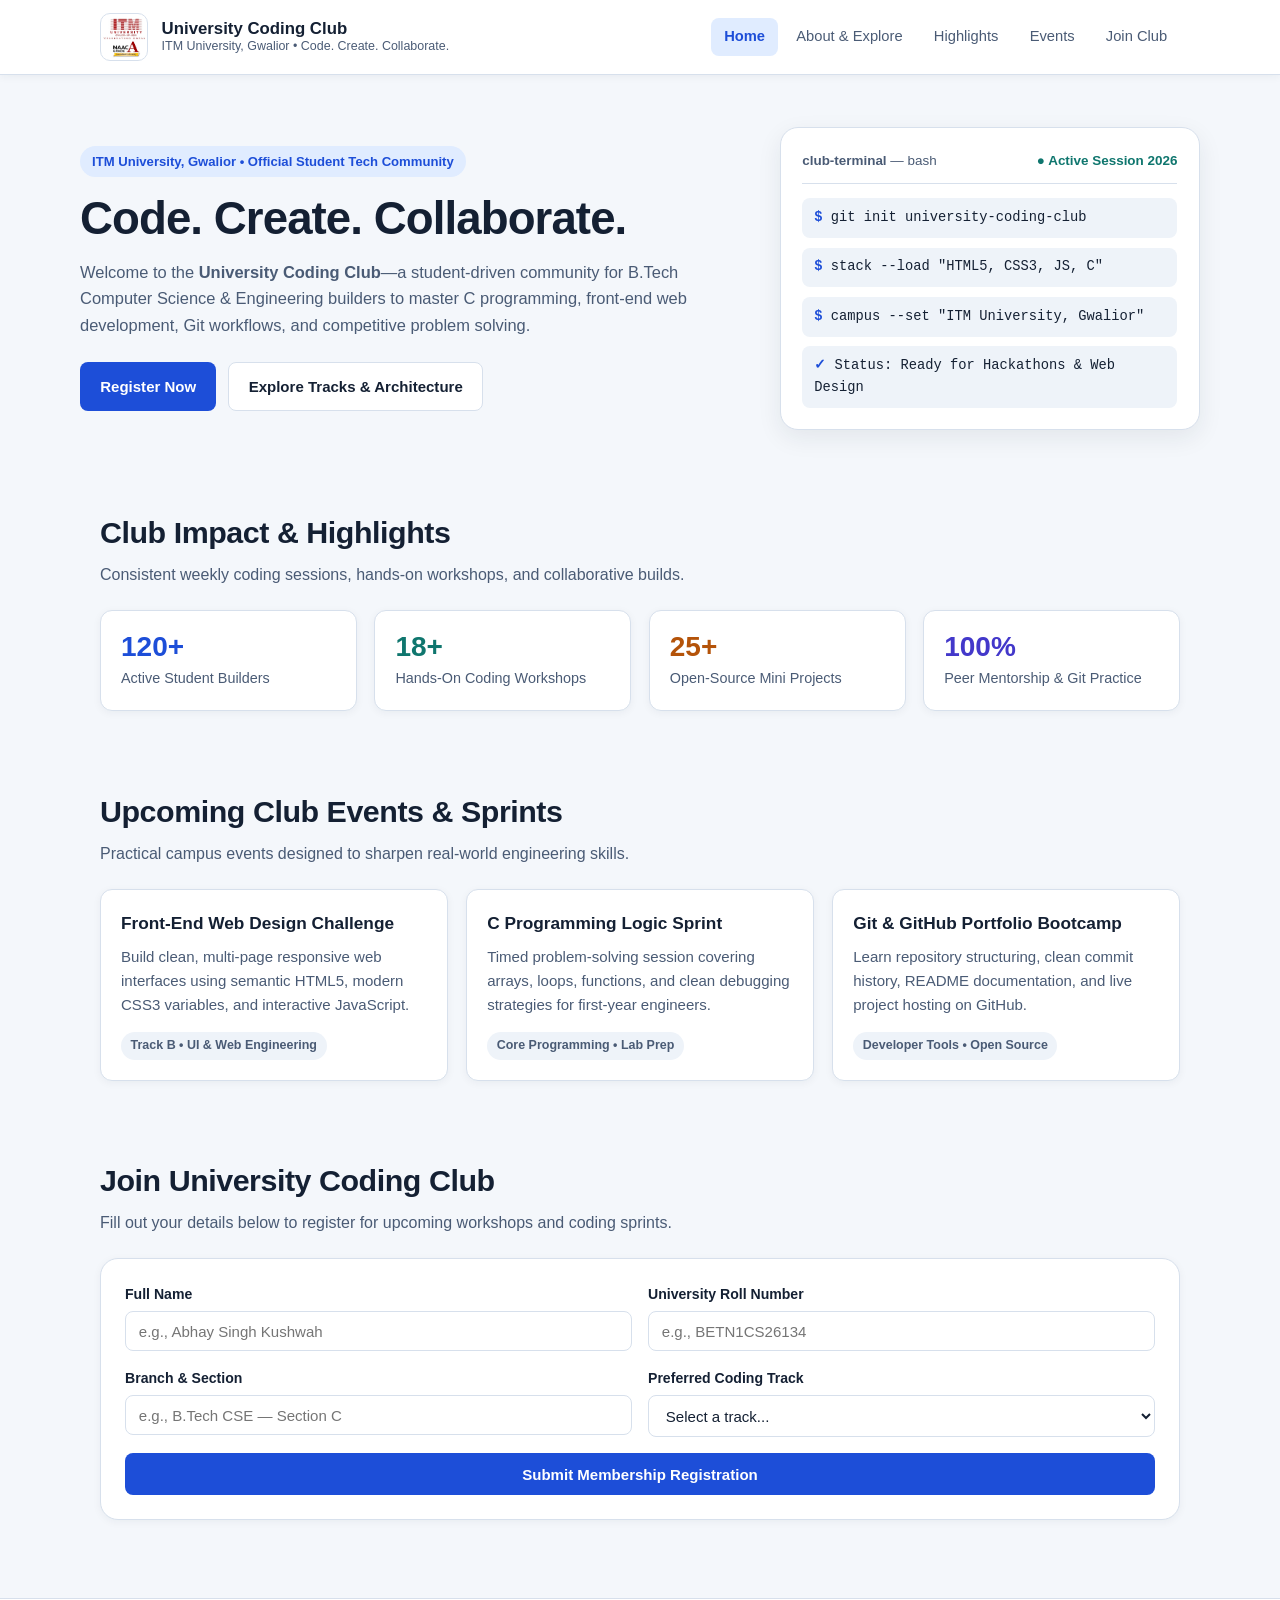
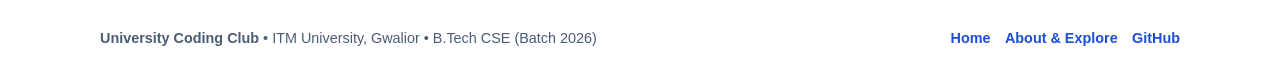
<file: index.html>
<!DOCTYPE html>
<html lang="en">
<head>
  <meta charset="UTF-8" />
  <meta name="viewport" content="width=device-width, initial-scale=1.0" />
  <title>University Coding Club | ITM University, Gwalior</title>
  <link rel="stylesheet" href="style.css" />
</head>
<body>
  <!-- Sticky Top Navigation Bar -->
  <header class="navbar">
    <div class="container nav-inner">
      <a href="index.html" class="brand" aria-label="University Coding Club Home">
        <span class="logo-badge">
          <img src="Screenshot_20261123_182825_Google.jpg" alt="ITM University Gwalior Logo" />
        </span>
        <span>
          <span class="brand-title">University Coding Club</span>
          <span class="brand-sub">ITM University, Gwalior • Code. Create. Collaborate.</span>
        </span>
      </a>

      <nav class="nav-links" aria-label="Primary Navigation">
        <a href="index.html" class="nav-link active" aria-current="page">Home</a>
        <a href="about.html" class="nav-link">About &amp; Explore</a>
        <a href="#highlights" class="nav-link">Highlights</a>
        <a href="#events" class="nav-link">Events</a>
        <a href="#join" class="nav-link">Join Club</a>
      </nav>
    </div>
  </header>

  <main>
    <!-- Hero Section -->
    <section class="container hero">
      <div>
        <span class="badge">ITM University, Gwalior • Official Student Tech Community</span>
        <h1>Code. Create. Collaborate.</h1>
        <p>
          Welcome to the <strong>University Coding Club</strong>—a student-driven community for
          B.Tech Computer Science &amp; Engineering builders to master C programming, front-end
          web development, Git workflows, and competitive problem solving.
        </p>

        <div class="btn-row">
          <a href="#join" class="btn btn-primary">Register Now</a>
          <a href="about.html" class="btn btn-secondary">Explore Tracks &amp; Architecture</a>
        </div>
      </div>

      <!-- Interactive Terminal Preview Card -->
      <aside class="hero-panel" aria-label="Club Live Status Terminal">
        <div class="terminal-top">
          <span><strong>club-terminal</strong> — bash</span>
          <span class="terminal-status">● Active Session 2026</span>
        </div>
        <div class="terminal-line"><span>$</span> git init university-coding-club</div>
        <div class="terminal-line"><span>$</span> stack --load "HTML5, CSS3, JS, C"</div>
        <div class="terminal-line"><span>$</span> campus --set "ITM University, Gwalior"</div>
        <div class="terminal-line" style="margin-bottom: 0;">
          <span>✓</span> Status: Ready for Hackathons &amp; Web Design
        </div>
      </aside>
    </section>

    <!-- Club Highlights & Stats -->
    <section id="highlights" class="section">
      <div class="container">
        <div class="section-header">
          <h2>Club Impact &amp; Highlights</h2>
          <p>Consistent weekly coding sessions, hands-on workshops, and collaborative builds.</p>
        </div>

        <div class="grid-4">
          <article class="card stat-card-1">
            <div class="stat-value">120+</div>
            <div class="stat-label">Active Student Builders</div>
          </article>

          <article class="card stat-card-2">
            <div class="stat-value">18+</div>
            <div class="stat-label">Hands-On Coding Workshops</div>
          </article>

          <article class="card stat-card-3">
            <div class="stat-value">25+</div>
            <div class="stat-label">Open-Source Mini Projects</div>
          </article>

          <article class="card stat-card-4">
            <div class="stat-value">100%</div>
            <div class="stat-label">Peer Mentorship &amp; Git Practice</div>
          </article>
        </div>
      </div>
    </section>

    <!-- Upcoming Events & Hackathons -->
    <section id="events" class="section">
      <div class="container">
        <div class="section-header">
          <h2>Upcoming Club Events &amp; Sprints</h2>
          <p>Practical campus events designed to sharpen real-world engineering skills.</p>
        </div>

        <div class="grid-3">
          <article class="card">
            <h3>Front-End Web Design Challenge</h3>
            <p>
              Build clean, multi-page responsive web interfaces using semantic HTML5, modern CSS3
              variables, and interactive JavaScript.
            </p>
            <span class="tag">Track B • UI &amp; Web Engineering</span>
          </article>

          <article class="card">
            <h3>C Programming Logic Sprint</h3>
            <p>
              Timed problem-solving session covering arrays, loops, functions, and clean debugging
              strategies for first-year engineers.
            </p>
            <span class="tag">Core Programming • Lab Prep</span>
          </article>

          <article class="card">
            <h3>Git &amp; GitHub Portfolio Bootcamp</h3>
            <p>
              Learn repository structuring, clean commit history, README documentation, and live
              project hosting on GitHub.
            </p>
            <span class="tag">Developer Tools • Open Source</span>
          </article>
        </div>
      </div>
    </section>

    <!-- Interactive Member Registration Form -->
    <section id="join" class="section">
      <div class="container">
        <div class="section-header">
          <h2>Join University Coding Club</h2>
          <p>Fill out your details below to register for upcoming workshops and coding sprints.</p>
        </div>

        <div class="form-box">
          <form id="joinForm" novalidate>
            <div class="form-grid">
              <div class="form-group">
                <label for="studentName">Full Name</label>
                <input
                  type="text"
                  id="studentName"
                  name="studentName"
                  placeholder="e.g., Abhay Singh Kushwah"
                  required
                />
              </div>

              <div class="form-group">
                <label for="rollNumber">University Roll Number</label>
                <input
                  type="text"
                  id="rollNumber"
                  name="rollNumber"
                  placeholder="e.g., BETN1CS26134"
                  required
                />
              </div>

              <div class="form-group">
                <label for="branchSection">Branch &amp; Section</label>
                <input
                  type="text"
                  id="branchSection"
                  name="branchSection"
                  placeholder="e.g., B.Tech CSE — Section C"
                  required
                />
              </div>

              <div class="form-group">
                <label for="primaryTrack">Preferred Coding Track</label>
                <select id="primaryTrack" name="primaryTrack" required>
                  <option value="">Select a track...</option>
                  <option value="Web & UI Design (HTML/CSS/JS)">Web &amp; UI Design (HTML/CSS/JS)</option>
                  <option value="C Programming & Problem Solving">C Programming &amp; Problem Solving</option>
                  <option value="Git, GitHub & Open Source">Git, GitHub &amp; Open Source</option>
                  <option value="Competitive Programming">Competitive Programming</option>
                </select>
              </div>

              <div class="form-group full">
                <button type="submit" class="btn btn-primary">Submit Membership Registration</button>
              </div>
            </div>
          </form>

          <div id="joinStatusBanner" class="status-banner" role="status" aria-live="polite"></div>
        </div>
      </div>
    </section>
  </main>

  <!-- Footer -->
  <footer class="footer">
    <div class="container footer-inner">
      <div>
        <strong>University Coding Club</strong> • ITM University, Gwalior • B.Tech CSE (Batch 2026)
      </div>
      <div class="social-links">
        <a href="index.html">Home</a>
        <a href="about.html">About &amp; Explore</a>
        <a href="https://github.com/abhaykushwahtech27012008" target="_blank" rel="noopener noreferrer">GitHub</a>
      </div>
    </div>
  </footer>

  <!-- Interactive Form Submission Script -->
  <script>
    (function () {
      const form = document.getElementById("joinForm");
      const banner = document.getElementById("joinStatusBanner");

      if (!form || !banner) return;

      form.addEventListener("submit", function (event) {
        event.preventDefault();

        const name = document.getElementById("studentName").value.trim();
        const roll = document.getElementById("rollNumber").value.trim();
        const branch = document.getElementById("branchSection").value.trim();
        const track = document.getElementById("primaryTrack").value;

        if (!name || !roll || !branch || !track) {
          banner.style.backgroundColor = "#fee2e2";
          banner.style.borderColor = "#fca5a5";
          banner.textContent = "Please fill in all fields (Name, Roll Number, Branch/Section, and Track) before submitting.";
          banner.classList.add("show");
          return;
        }

        banner.style.backgroundColor = "var(--accent-soft)";
        banner.style.borderColor = "#bfd7ff";
        banner.innerHTML =
          "<strong>Registration Confirmed!</strong> Welcome, <strong>" +
          name +
          "</strong> (" +
          roll +
          " • " +
          branch +
          "). You are registered for the <strong>" +
          track +
          "</strong> track.";
        banner.classList.add("show");
        form.reset();
      });
    })();
  </script>
</body>
</html>
</file>
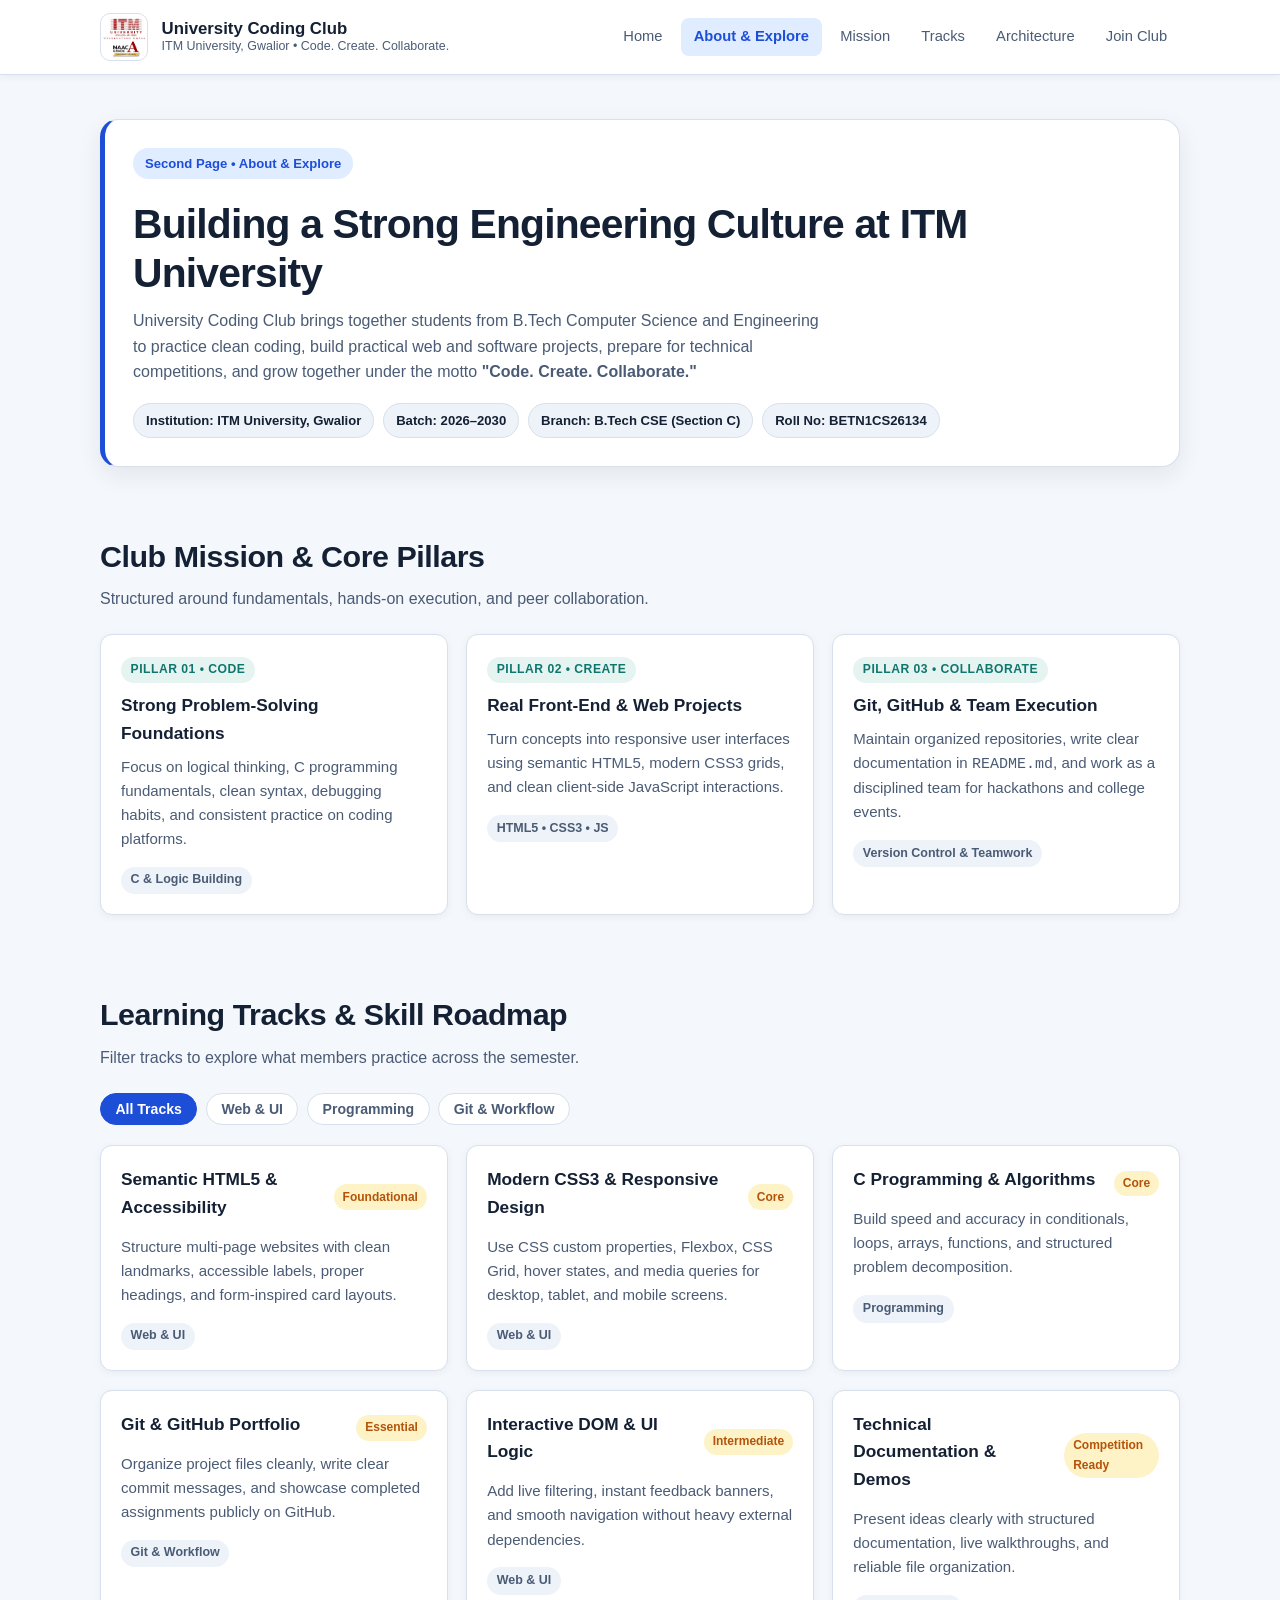
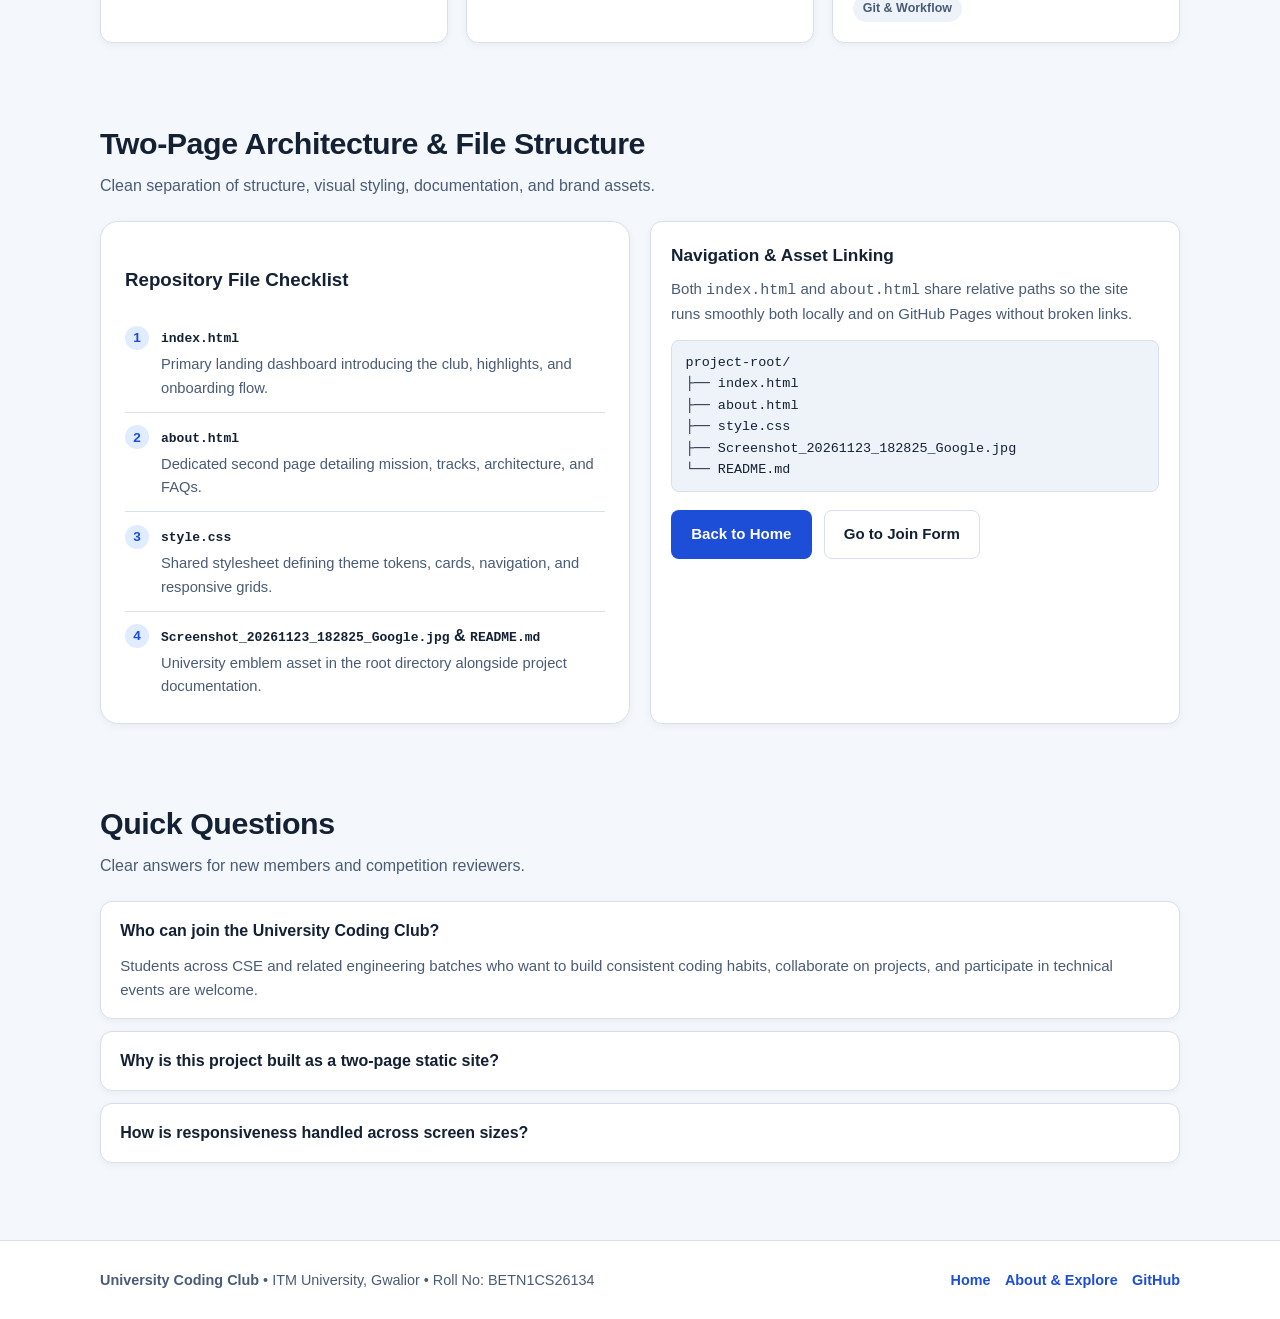
<file: about.html>
<!DOCTYPE html>
<html lang="en">
<head>
  <meta charset="UTF-8" />
  <meta name="viewport" content="width=device-width, initial-scale=1.0" />
  <title>About &amp; Explore | University Coding Club — ITM University, Gwalior</title>
  <link rel="stylesheet" href="style.css" />
  <style>
    /* Page-Specific Enhancements for About & Explore View */
    .page-banner {
      padding: 2.75rem 0 1.75rem;
    }

    .page-banner-card {
      background: var(--bg-surface);
      border: 1px solid var(--border-color);
      border-left: 5px solid var(--accent-primary);
      border-radius: var(--radius-lg);
      padding: 1.75rem;
      box-shadow: var(--shadow-md);
    }

    .page-banner-card h1 {
      margin: 0.4rem 0 0.65rem;
      font-size: clamp(1.8rem, 3.5vw, 2.55rem);
      line-height: 1.2;
      letter-spacing: -0.02em;
    }

    .page-banner-card p {
      margin: 0;
      color: var(--text-secondary);
      font-size: 1rem;
      max-width: 78ch;
    }

    .meta-pills {
      display: flex;
      flex-wrap: wrap;
      gap: 0.55rem;
      margin-top: 1.15rem;
    }

    .meta-pill {
      background: var(--bg-subtle);
      border: 1px solid var(--border-color);
      color: var(--text-primary);
      padding: 0.35rem 0.75rem;
      border-radius: 999px;
      font-size: 0.82rem;
      font-weight: 600;
    }

    .step-badge {
      display: inline-block;
      font-size: 0.76rem;
      font-weight: 700;
      letter-spacing: 0.04em;
      text-transform: uppercase;
      color: var(--accent-teal);
      background: #e6f4f1;
      padding: 0.22rem 0.6rem;
      border-radius: 999px;
      margin-bottom: 0.55rem;
    }

    .track-header {
      display: flex;
      align-items: center;
      justify-content: space-between;
      gap: 0.5rem;
      margin-bottom: 0.4rem;
    }

    .track-level {
      font-size: 0.75rem;
      font-weight: 700;
      color: var(--accent-amber);
      background: #fef3c7;
      padding: 0.2rem 0.55rem;
      border-radius: 999px;
    }

    .checklist-box {
      background: var(--bg-surface);
      border: 1px solid var(--border-color);
      border-radius: var(--radius-lg);
      padding: 1.5rem;
      box-shadow: var(--shadow-sm);
    }

    .checklist-item {
      display: flex;
      align-items: flex-start;
      gap: 0.75rem;
      padding: 0.7rem 0;
      border-bottom: 1px solid var(--border-color);
    }

    .checklist-item:last-child {
      border-bottom: none;
      padding-bottom: 0;
    }

    .check-mark {
      width: 24px;
      height: 24px;
      border-radius: 50%;
      background: var(--accent-soft);
      color: var(--accent-primary);
      font-weight: 700;
      font-size: 0.85rem;
      display: inline-flex;
      align-items: center;
      justify-content: center;
      flex-shrink: 0;
      margin-top: 0.1rem;
    }

    .code-snippet {
      margin-top: 0.75rem;
      background: var(--bg-subtle);
      border: 1px solid var(--border-color);
      border-radius: var(--radius-sm);
      padding: 0.65rem 0.85rem;
      font-family: Consolas, Monaco, "Courier New", monospace;
      font-size: 0.84rem;
      color: var(--text-primary);
      overflow-x: auto;
    }

    .faq-item details {
      background: var(--bg-surface);
      border: 1px solid var(--border-color);
      border-radius: var(--radius-md);
      padding: 1rem 1.2rem;
      box-shadow: var(--shadow-sm);
    }

    .faq-item details + details {
      margin-top: 0.75rem;
    }

    .faq-item summary {
      font-weight: 600;
      cursor: pointer;
      color: var(--text-primary);
      list-style: none;
    }

    .faq-item details p {
      margin: 0.65rem 0 0;
      color: var(--text-secondary);
      font-size: 0.94rem;
    }
  </style>
</head>
<body>
  <!-- Top Sticky Navigation Bar -->
  <header class="navbar">
    <div class="container nav-inner">
      <a href="index.html" class="brand" aria-label="University Coding Club Home">
        <span class="logo-badge">
          <img src="Screenshot_20261123_182825_Google.jpg" alt="ITM University Gwalior Logo" />
        </span>
        <span>
          <span class="brand-title">University Coding Club</span>
          <span class="brand-sub">ITM University, Gwalior • Code. Create. Collaborate.</span>
        </span>
      </a>

      <nav class="nav-links" aria-label="Primary Navigation">
        <a href="index.html" class="nav-link">Home</a>
        <a href="about.html" class="nav-link active" aria-current="page">About &amp; Explore</a>
        <a href="#mission" class="nav-link">Mission</a>
        <a href="#tracks" class="nav-link">Tracks</a>
        <a href="#architecture" class="nav-link">Architecture</a>
        <a href="index.html#join" class="nav-link">Join Club</a>
      </nav>
    </div>
  </header>

  <main>
    <!-- Page Header Banner -->
    <section class="page-banner">
      <div class="container">
        <div class="page-banner-card">
          <span class="badge">Second Page • About &amp; Explore</span>
          <h1>Building a Strong Engineering Culture at ITM University</h1>
          <p>
            University Coding Club brings together students from B.Tech Computer Science and Engineering
            to practice clean coding, build practical web and software projects, prepare for technical
            competitions, and grow together under the motto <strong>"Code. Create. Collaborate."</strong>
          </p>

          <div class="meta-pills">
            <span class="meta-pill">Institution: ITM University, Gwalior</span>
            <span class="meta-pill">Batch: 2026–2030</span>
            <span class="meta-pill">Branch: B.Tech CSE (Section C)</span>
            <span class="meta-pill">Roll No: BETN1CS26134</span>
          </div>
        </div>
      </div>
    </section>

    <!-- Mission & Core Pillars -->
    <section id="mission" class="section">
      <div class="container">
        <div class="section-header">
          <h2>Club Mission &amp; Core Pillars</h2>
          <p>Structured around fundamentals, hands-on execution, and peer collaboration.</p>
        </div>

        <div class="grid-3">
          <article class="card">
            <span class="step-badge">Pillar 01 • Code</span>
            <h3>Strong Problem-Solving Foundations</h3>
            <p>
              Focus on logical thinking, C programming fundamentals, clean syntax, debugging habits,
              and consistent practice on coding platforms.
            </p>
            <span class="tag">C &amp; Logic Building</span>
          </article>

          <article class="card">
            <span class="step-badge">Pillar 02 • Create</span>
            <h3>Real Front-End &amp; Web Projects</h3>
            <p>
              Turn concepts into responsive user interfaces using semantic HTML5, modern CSS3 grids,
              and clean client-side JavaScript interactions.
            </p>
            <span class="tag">HTML5 • CSS3 • JS</span>
          </article>

          <article class="card">
            <span class="step-badge">Pillar 03 • Collaborate</span>
            <h3>Git, GitHub &amp; Team Execution</h3>
            <p>
              Maintain organized repositories, write clear documentation in <code>README.md</code>,
              and work as a disciplined team for hackathons and college events.
            </p>
            <span class="tag">Version Control &amp; Teamwork</span>
          </article>
        </div>
      </div>
    </section>

    <!-- Interactive Learning Tracks Filter -->
    <section id="tracks" class="section">
      <div class="container">
        <div class="section-header">
          <h2>Learning Tracks &amp; Skill Roadmap</h2>
          <p>Filter tracks to explore what members practice across the semester.</p>
        </div>

        <div class="filter-bar" role="group" aria-label="Filter learning tracks">
          <button type="button" class="filter-btn active" data-filter="all">All Tracks</button>
          <button type="button" class="filter-btn" data-filter="web">Web &amp; UI</button>
          <button type="button" class="filter-btn" data-filter="programming">Programming</button>
          <button type="button" class="filter-btn" data-filter="tools">Git &amp; Workflow</button>
        </div>

        <div class="grid-3" id="tracksGrid">
          <article class="card track-card" data-category="web">
            <div class="track-header">
              <h3>Semantic HTML5 &amp; Accessibility</h3>
              <span class="track-level">Foundational</span>
            </div>
            <p>
              Structure multi-page websites with clean landmarks, accessible labels, proper headings,
              and form-inspired card layouts.
            </p>
            <span class="tag">Web &amp; UI</span>
          </article>

          <article class="card track-card" data-category="web">
            <div class="track-header">
              <h3>Modern CSS3 &amp; Responsive Design</h3>
              <span class="track-level">Core</span>
            </div>
            <p>
              Use CSS custom properties, Flexbox, CSS Grid, hover states, and media queries for
              desktop, tablet, and mobile screens.
            </p>
            <span class="tag">Web &amp; UI</span>
          </article>

          <article class="card track-card" data-category="programming">
            <div class="track-header">
              <h3>C Programming &amp; Algorithms</h3>
              <span class="track-level">Core</span>
            </div>
            <p>
              Build speed and accuracy in conditionals, loops, arrays, functions, and structured
              problem decomposition.
            </p>
            <span class="tag">Programming</span>
          </article>

          <article class="card track-card" data-category="tools">
            <div class="track-header">
              <h3>Git &amp; GitHub Portfolio</h3>
              <span class="track-level">Essential</span>
            </div>
            <p>
              Organize project files cleanly, write clear commit messages, and showcase completed
              assignments publicly on GitHub.
            </p>
            <span class="tag">Git &amp; Workflow</span>
          </article>

          <article class="card track-card" data-category="web">
            <div class="track-header">
              <h3>Interactive DOM &amp; UI Logic</h3>
              <span class="track-level">Intermediate</span>
            </div>
            <p>
              Add live filtering, instant feedback banners, and smooth navigation without heavy
              external dependencies.
            </p>
            <span class="tag">Web &amp; UI</span>
          </article>

          <article class="card track-card" data-category="tools">
            <div class="track-header">
              <h3>Technical Documentation &amp; Demos</h3>
              <span class="track-level">Competition Ready</span>
            </div>
            <p>
              Present ideas clearly with structured documentation, live walkthroughs, and reliable
              file organization.
            </p>
            <span class="tag">Git &amp; Workflow</span>
          </article>
        </div>

        <div id="trackStatusBanner" class="status-banner" role="status" aria-live="polite"></div>
      </div>
    </section>

    <!-- Project Architecture & Repository Structure -->
    <section id="architecture" class="section">
      <div class="container">
        <div class="section-header">
          <h2>Two-Page Architecture &amp; File Structure</h2>
          <p>Clean separation of structure, visual styling, documentation, and brand assets.</p>
        </div>

        <div class="grid-2">
          <div class="checklist-box">
            <h3>Repository File Checklist</h3>

            <div class="checklist-item">
              <span class="check-mark">1</span>
              <div>
                <strong><code>index.html</code></strong>
                <p style="margin: 0.2rem 0 0; color: var(--text-secondary); font-size: 0.92rem;">
                  Primary landing dashboard introducing the club, highlights, and onboarding flow.
                </p>
              </div>
            </div>

            <div class="checklist-item">
              <span class="check-mark">2</span>
              <div>
                <strong><code>about.html</code></strong>
                <p style="margin: 0.2rem 0 0; color: var(--text-secondary); font-size: 0.92rem;">
                  Dedicated second page detailing mission, tracks, architecture, and FAQs.
                </p>
              </div>
            </div>

            <div class="checklist-item">
              <span class="check-mark">3</span>
              <div>
                <strong><code>style.css</code></strong>
                <p style="margin: 0.2rem 0 0; color: var(--text-secondary); font-size: 0.92rem;">
                  Shared stylesheet defining theme tokens, cards, navigation, and responsive grids.
                </p>
              </div>
            </div>

            <div class="checklist-item">
              <span class="check-mark">4</span>
              <div>
                <strong><code>Screenshot_20261123_182825_Google.jpg</code> &amp; <code>README.md</code></strong>
                <p style="margin: 0.2rem 0 0; color: var(--text-secondary); font-size: 0.92rem;">
                  University emblem asset in the root directory alongside project documentation.
                </p>
              </div>
            </div>
          </div>

          <div class="card">
            <h3>Navigation &amp; Asset Linking</h3>
            <p>
              Both <code>index.html</code> and <code>about.html</code> share relative paths so the site
              runs smoothly both locally and on GitHub Pages without broken links.
            </p>

            <div class="code-snippet">
              project-root/<br />
              ├── index.html<br />
              ├── about.html<br />
              ├── style.css<br />
              ├── Screenshot_20261123_182825_Google.jpg<br />
              └── README.md
            </div>

            <div class="btn-row" style="margin-top: 1.1rem;">
              <a href="index.html" class="btn btn-primary">Back to Home</a>
              <a href="index.html#join" class="btn btn-secondary">Go to Join Form</a>
            </div>
          </div>
        </div>
      </div>
    </section>

    <!-- Frequently Asked Questions -->
    <section class="section">
      <div class="container">
        <div class="section-header">
          <h2>Quick Questions</h2>
          <p>Clear answers for new members and competition reviewers.</p>
        </div>

        <div class="faq-item">
          <details open>
            <summary>Who can join the University Coding Club?</summary>
            <p>
              Students across CSE and related engineering batches who want to build consistent coding
              habits, collaborate on projects, and participate in technical events are welcome.
            </p>
          </details>

          <details>
            <summary>Why is this project built as a two-page static site?</summary>
            <p>
              Splitting <code>index.html</code> (overview &amp; dashboard) and <code>about.html</code>
              (mission, tracks, and architecture) keeps code modular, easy to maintain, and fast to load.
            </p>
          </details>

          <details>
            <summary>How is responsiveness handled across screen sizes?</summary>
            <p>
              CSS Grid, Flexbox, fluid typography, and responsive breakpoints adapt cards, navigation,
              and buttons across mobile phones, tablets, and desktop monitors.
            </p>
          </details>
        </div>
      </div>
    </section>
  </main>

  <!-- Footer -->
  <footer class="footer">
    <div class="container footer-inner">
      <div>
        <strong>University Coding Club</strong> • ITM University, Gwalior • Roll No: BETN1CS26134
      </div>
      <div class="social-links">
        <a href="index.html">Home</a>
        <a href="about.html">About &amp; Explore</a>
        <a href="https://github.com/abhaykushwahtech27012008" target="_blank" rel="noopener noreferrer">GitHub</a>
      </div>
    </div>
  </footer>

  <!-- Interactive Track Filter Script -->
  <script>
    (function () {
      const buttons = document.querySelectorAll(".filter-btn");
      const cards = document.querySelectorAll(".track-card");
      const banner = document.getElementById("trackStatusBanner");

      const labels = {
        all: "Showing all 6 club tracks across Web & UI, Programming, and Git Workflow.",
        web: "Filtered to Web & UI tracks: Semantic HTML5, Modern CSS3, and Interactive DOM Logic.",
        programming: "Filtered to Programming tracks: C Programming & Problem-Solving Foundations.",
        tools: "Filtered to Git & Workflow tracks: GitHub Portfolios and Technical Documentation."
      };

      buttons.forEach((btn) => {
        btn.addEventListener("click", () => {
          const filter = btn.getAttribute("data-filter");

          buttons.forEach((b) => b.classList.remove("active"));
          btn.classList.add("active");

          let visibleCount = 0;
          cards.forEach((card) => {
            const category = card.getAttribute("data-category");
            const show = filter === "all" || category === filter;
            card.style.display = show ? "" : "none";
            if (show) visibleCount += 1;
          });

          if (banner) {
            banner.textContent = `${labels[filter] || ""} (${visibleCount} track${visibleCount === 1 ? "" : "s"} displayed)`;
            banner.classList.add("show");
          }
        });
      });
    })();
  </script>
</body>
</html>
</file>
<file: style.css>
/* ==========================================================================
   UNIVERSITY CODING CLUB — GLOBAL STYLESHEET (style.css)
   Theme: "Code. Create. Collaborate."
   Institution: ITM University, Gwalior (B.Tech CSE, Section C)
   Linked Pages: index.html & about.html
   ========================================================================== */

:root {
  /* Surface & Background Tokens */
  --bg-page: #f4f7fb;
  --bg-surface: #ffffff;
  --bg-subtle: #eef3f9;

  /* Typography Tokens */
  --text-primary: #142033;
  --text-secondary: #4a5b75;

  /* Border & Divider Tokens */
  --border-color: #d7e0ec;

  /* Brand & Semantic Accent Tokens */
  --accent-primary: #1d4ed8;
  --accent-primary-hover: #1e40af;
  --accent-soft: #e0ecff;
  --accent-teal: #0f766e;
  --accent-amber: #b45309;

  /* Elevation Shadows */
  --shadow-sm: 0 2px 8px rgba(20, 32, 51, 0.05);
  --shadow-md: 0 8px 24px rgba(20, 32, 51, 0.08);

  /* Border Radii */
  --radius-sm: 8px;
  --radius-md: 12px;
  --radius-lg: 18px;

  /* Layout Container Width */
  --max-width: 1120px;
}

/* Global Box-Sizing Reset */
*,
*::before,
*::after {
  box-sizing: border-box;
}

/* Smooth Anchor Scrolling */
html {
  scroll-behavior: smooth;
}

/* Base Document Typography & Surface */
body {
  margin: 0;
  font-family: "Segoe UI", Roboto, "Helvetica Neue", Arial, sans-serif;
  background-color: var(--bg-page);
  color: var(--text-primary);
  line-height: 1.6;
}

/* Link & Media Defaults */
a {
  color: inherit;
  text-decoration: none;
}

img {
  max-width: 100%;
  display: block;
}

/* Centered Max-Width Content Wrapper */
.container {
  width: 100%;
  max-width: var(--max-width);
  margin: 0 auto;
  padding: 0 1.25rem;
}

/* ==========================================================================
   HEADER & STICKY NAVIGATION BAR
   ========================================================================== */
.navbar {
  position: sticky;
  top: 0;
  z-index: 100;
  background: rgba(255, 255, 255, 0.94);
  backdrop-filter: blur(10px);
  border-bottom: 1px solid var(--border-color);
  box-shadow: var(--shadow-sm);
}

.nav-inner {
  display: flex;
  align-items: center;
  justify-content: space-between;
  gap: 1rem;
  min-height: 74px;
  padding-top: 0.5rem;
  padding-bottom: 0.5rem;
}

.brand {
  display: flex;
  align-items: center;
  gap: 0.85rem;
}

.logo-badge {
  width: 48px;
  height: 48px;
  border-radius: 10px;
  border: 1px solid var(--border-color);
  background: var(--bg-surface);
  padding: 2px;
  display: inline-flex;
  align-items: center;
  justify-content: center;
  overflow: hidden;
  cursor: pointer;
  transition: transform 0.2s ease, box-shadow 0.2s ease, border-color 0.2s ease;
  flex-shrink: 0;
}

.logo-badge:hover,
.logo-badge:focus-visible {
  transform: translateY(-1px);
  box-shadow: var(--shadow-sm);
  border-color: var(--accent-primary);
  outline: none;
}

.logo-badge img {
  width: 100%;
  height: 100%;
  object-fit: cover;
  border-radius: 8px;
}

.brand-title {
  display: block;
  font-size: 1.05rem;
  font-weight: 700;
  line-height: 1.2;
  color: var(--text-primary);
}

.brand-sub {
  display: block;
  font-size: 0.78rem;
  color: var(--text-secondary);
  line-height: 1.25;
}

.nav-links {
  display: flex;
  align-items: center;
  gap: 0.35rem;
  flex-wrap: wrap;
}

.nav-link {
  padding: 0.48rem 0.8rem;
  border-radius: var(--radius-sm);
  font-size: 0.92rem;
  font-weight: 500;
  color: var(--text-secondary);
  transition: background-color 0.2s ease, color 0.2s ease;
}

.nav-link:hover,
.nav-link:focus-visible {
  background-color: var(--bg-subtle);
  color: var(--text-primary);
  outline: none;
}

.nav-link.active {
  background-color: var(--accent-soft);
  color: var(--accent-primary);
  font-weight: 600;
}

/* ==========================================================================
   HERO SECTION & TERMINAL PREVIEW CARD
   ========================================================================== */
.hero {
  padding: 3.25rem 0 2.5rem;
  display: grid;
  grid-template-columns: 1.35fr 0.85fr;
  gap: 2rem;
  align-items: center;
}

.badge {
  display: inline-flex;
  align-items: center;
  gap: 0.4rem;
  padding: 0.32rem 0.75rem;
  border-radius: 999px;
  background-color: var(--accent-soft);
  color: var(--accent-primary);
  font-size: 0.82rem;
  font-weight: 600;
  margin-bottom: 0.9rem;
}

.hero h1 {
  margin: 0 0 0.85rem;
  font-size: clamp(1.95rem, 3.8vw, 2.85rem);
  line-height: 1.18;
  letter-spacing: -0.02em;
}

.hero p {
  margin: 0 0 1.5rem;
  color: var(--text-secondary);
  font-size: 1.03rem;
}

.btn-row {
  display: flex;
  flex-wrap: wrap;
  gap: 0.75rem;
  align-items: center;
}

.btn {
  display: inline-flex;
  align-items: center;
  justify-content: center;
  gap: 0.45rem;
  padding: 0.72rem 1.2rem;
  border-radius: var(--radius-sm);
  font-size: 0.94rem;
  font-weight: 600;
  border: 1px solid transparent;
  cursor: pointer;
  transition: background-color 0.2s ease, transform 0.15s ease, border-color 0.2s ease;
}

.btn:active {
  transform: translateY(1px);
}

.btn-primary {
  background-color: var(--accent-primary);
  color: #ffffff;
}

.btn-primary:hover,
.btn-primary:focus-visible {
  background-color: var(--accent-primary-hover);
  outline: none;
}

.btn-secondary {
  background-color: var(--bg-surface);
  color: var(--text-primary);
  border-color: var(--border-color);
}

.btn-secondary:hover,
.btn-secondary:focus-visible {
  background-color: var(--bg-subtle);
  border-color: #b7c6db;
  outline: none;
}

.hero-panel {
  background: var(--bg-surface);
  border: 1px solid var(--border-color);
  border-radius: var(--radius-lg);
  padding: 1.35rem;
  box-shadow: var(--shadow-md);
}

.terminal-top {
  display: flex;
  align-items: center;
  justify-content: space-between;
  padding-bottom: 0.75rem;
  margin-bottom: 0.9rem;
  border-bottom: 1px solid var(--border-color);
  font-size: 0.84rem;
  color: var(--text-secondary);
}

.terminal-status {
  color: var(--accent-teal);
  font-weight: 600;
}

.terminal-line {
  font-family: Consolas, Monaco, "Courier New", monospace;
  font-size: 0.86rem;
  background: var(--bg-subtle);
  padding: 0.55rem 0.75rem;
  border-radius: var(--radius-sm);
  margin-bottom: 0.6rem;
  color: var(--text-primary);
}

.terminal-line span {
  color: var(--accent-primary);
  font-weight: 700;
}

/* ==========================================================================
   SECTIONS, GRIDS & CARDS
   ========================================================================== */
.section {
  padding: 2.35rem 0;
}

.section-header {
  margin-bottom: 1.4rem;
}

.section-header h2 {
  margin: 0 0 0.35rem;
  font-size: clamp(1.45rem, 2.5vw, 1.9rem);
  letter-spacing: -0.015em;
}

.section-header p {
  margin: 0;
  color: var(--text-secondary);
}

.grid-4 {
  display: grid;
  grid-template-columns: repeat(4, minmax(0, 1fr));
  gap: 1.1rem;
}

.grid-3 {
  display: grid;
  grid-template-columns: repeat(3, minmax(0, 1fr));
  gap: 1.15rem;
}

.grid-2 {
  display: grid;
  grid-template-columns: repeat(2, minmax(0, 1fr));
  gap: 1.25rem;
}

.card {
  background: var(--bg-surface);
  border: 1px solid var(--border-color);
  border-radius: var(--radius-md);
  padding: 1.25rem;
  box-shadow: var(--shadow-sm);
  transition: transform 0.2s ease, box-shadow 0.2s ease, border-color 0.2s ease;
}

.card:hover {
  transform: translateY(-2px);
  box-shadow: var(--shadow-md);
  border-color: #c3d2e6;
}

.stat-value {
  font-size: 1.75rem;
  font-weight: 700;
  line-height: 1.15;
  margin-bottom: 0.25rem;
}

.stat-label {
  font-size: 0.9rem;
  color: var(--text-secondary);
}

.stat-card-1 .stat-value {
  color: var(--accent-primary);
}

.stat-card-2 .stat-value {
  color: var(--accent-teal);
}

.stat-card-3 .stat-value {
  color: var(--accent-amber);
}

.stat-card-4 .stat-value {
  color: #4338ca;
}

.card h3 {
  margin: 0 0 0.45rem;
  font-size: 1.08rem;
}

.card p {
  margin: 0 0 0.9rem;
  color: var(--text-secondary);
  font-size: 0.94rem;
}

.tag {
  display: inline-block;
  font-size: 0.78rem;
  font-weight: 600;
  padding: 0.24rem 0.6rem;
  border-radius: 999px;
  background-color: var(--bg-subtle);
  color: var(--text-secondary);
}

/* ==========================================================================
   FILTER CONTROLS, STATUS BANNER & FORMS
   ========================================================================== */
.filter-bar {
  display: flex;
  flex-wrap: wrap;
  gap: 0.55rem;
  margin-bottom: 1.25rem;
}

.filter-btn {
  padding: 0.45rem 0.9rem;
  border-radius: 999px;
  border: 1px solid var(--border-color);
  background: var(--bg-surface);
  color: var(--text-secondary);
  font-size: 0.88rem;
  font-weight: 600;
  cursor: pointer;
  transition: all 0.2s ease;
}

.filter-btn:hover,
.filter-btn.active {
  background: var(--accent-primary);
  color: #ffffff;
  border-color: var(--accent-primary);
}

.status-banner {
  margin-top: 1rem;
  padding: 0.9rem 1.1rem;
  border-radius: var(--radius-md);
  background: var(--accent-soft);
  border: 1px solid #bfd7ff;
  color: var(--text-primary);
  font-size: 0.92rem;
  display: none;
}

.status-banner.show {
  display: block;
}

.form-box {
  background: var(--bg-surface);
  border: 1px solid var(--border-color);
  border-radius: var(--radius-lg);
  padding: 1.5rem;
  box-shadow: var(--shadow-sm);
}

.form-grid {
  display: grid;
  grid-template-columns: repeat(2, minmax(0, 1fr));
  gap: 1rem;
}

.form-group {
  display: flex;
  flex-direction: column;
  gap: 0.35rem;
}

.form-group.full {
  grid-column: 1 / -1;
}

label {
  font-size: 0.88rem;
  font-weight: 600;
  color: var(--text-primary);
}

input,
select {
  padding: 0.65rem 0.8rem;
  border-radius: var(--radius-sm);
  border: 1px solid var(--border-color);
  font-size: 0.94rem;
  font-family: inherit;
  color: var(--text-primary);
  background: #ffffff;
}

input:focus,
select:focus {
  outline: 2px solid var(--accent-soft);
  border-color: var(--accent-primary);
}

/* ==========================================================================
   FOOTER & RESPONSIVE MEDIA QUERIES
   ========================================================================== */
.footer {
  margin-top: 2.5rem;
  background: var(--bg-surface);
  border-top: 1px solid var(--border-color);
  padding: 1.75rem 0;
  color: var(--text-secondary);
  font-size: 0.9rem;
}

.footer-inner {
  display: flex;
  align-items: center;
  justify-content: space-between;
  flex-wrap: wrap;
  gap: 1rem;
}

.social-links {
  display: flex;
  flex-wrap: wrap;
  gap: 0.9rem;
}

.social-links a {
  font-weight: 600;
  color: var(--accent-primary);
}

.social-links a:hover {
  text-decoration: underline;
}

@media (max-width: 960px) {
  .hero {
    grid-template-columns: 1fr;
    padding-top: 2.25rem;
  }

  .grid-4 {
    grid-template-columns: repeat(2, minmax(0, 1fr));
  }

  .grid-3 {
    grid-template-columns: repeat(2, minmax(0, 1fr));
  }
}

@media (max-width: 640px) {
  .nav-inner {
    flex-direction: column;
    align-items: flex-start;
  }

  .grid-4,
  .grid-3,
  .grid-2,
  .form-grid {
    grid-template-columns: 1fr;
  }

  .btn-row .btn {
    width: 100%;
  }
}
</file>
